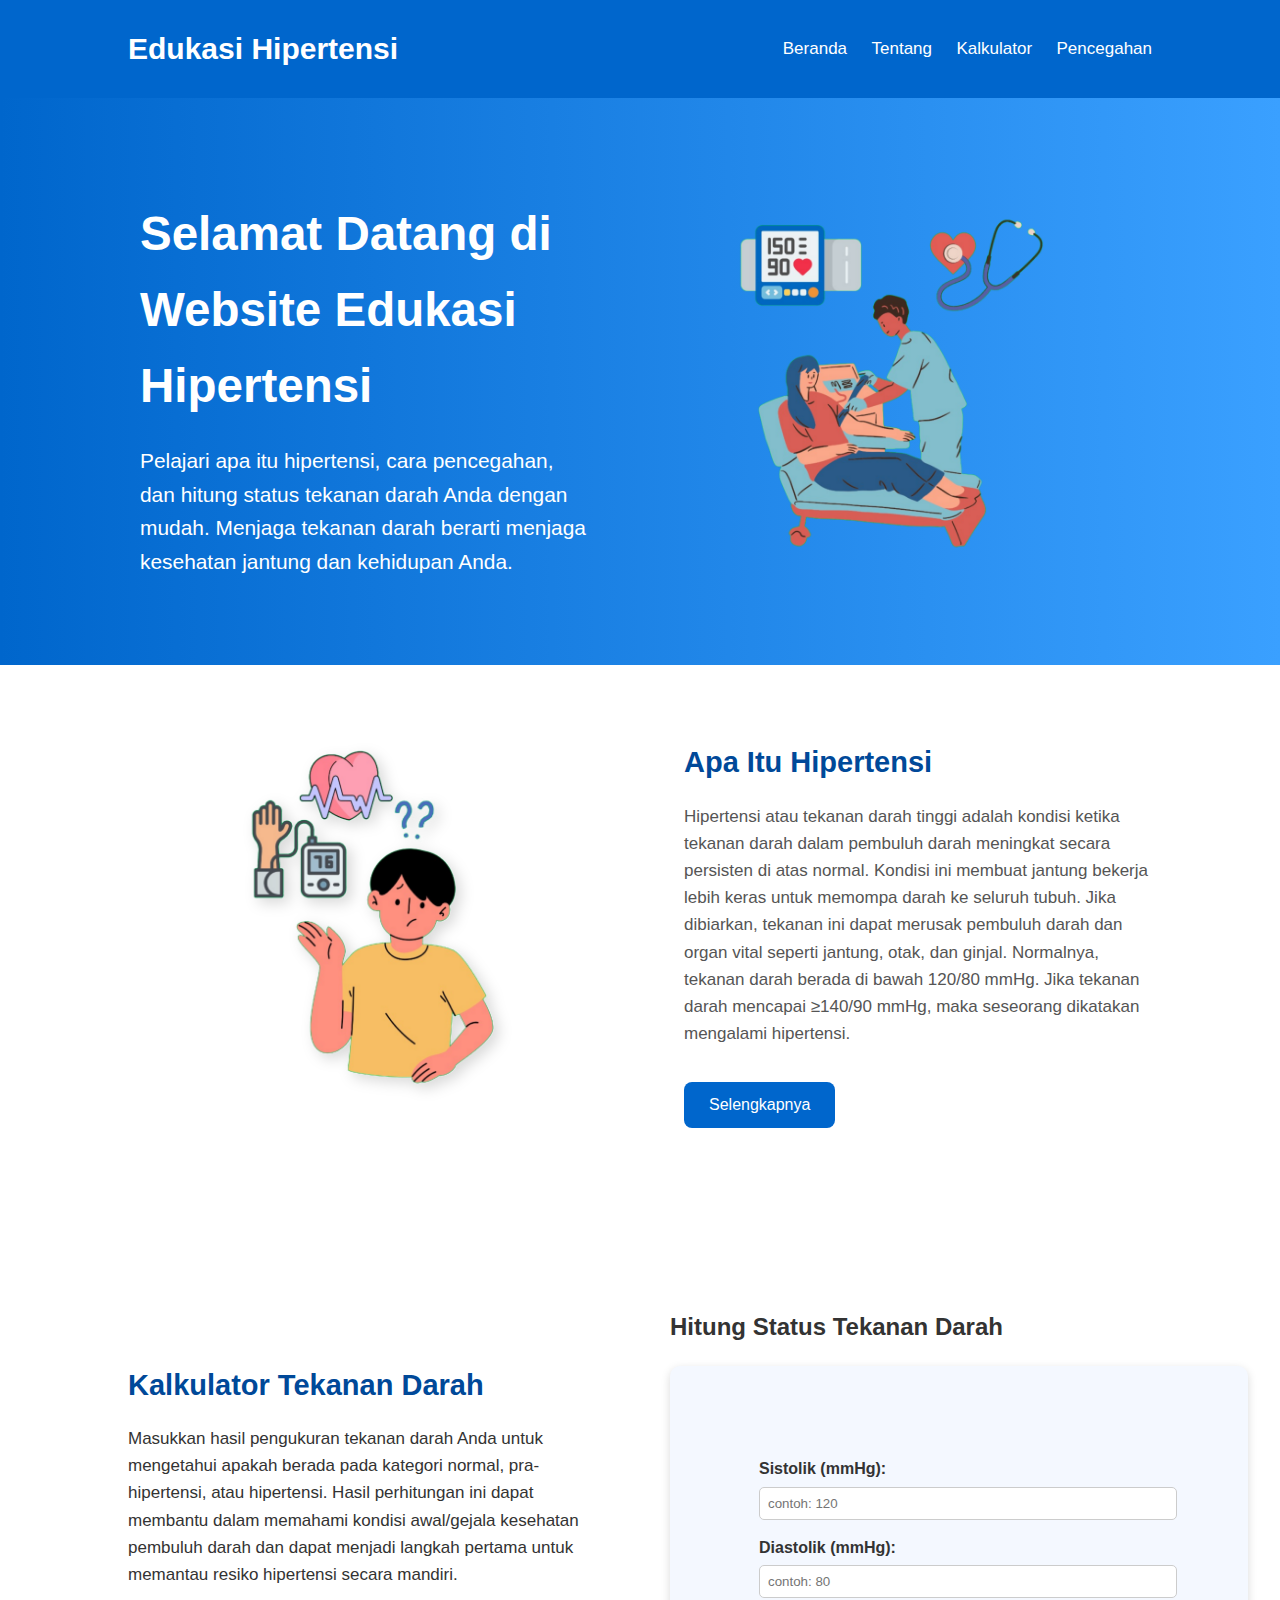
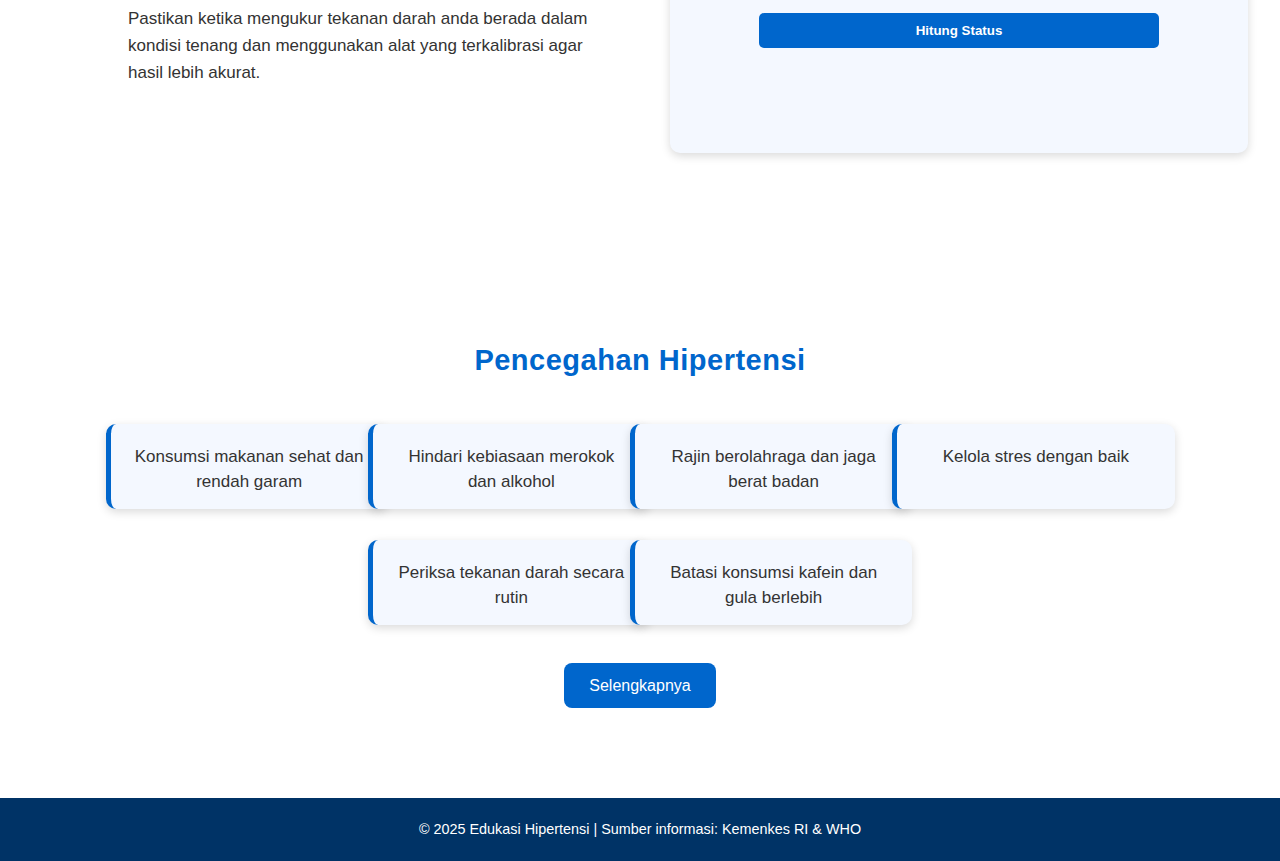
<file: index.html>
<!DOCTYPE html>
<html lang="id">
<head>
  <meta charset="UTF-8" />
  <meta name="viewport" content="width=device-width, initial-scale=1.0" />
  <title>Edukasi Hipertensi</title>
  <link rel="stylesheet" href="style.css">
</head>

<body>
  <!-- ===== Header & Navigasi ===== -->
  <header>
    <nav>
      <div class="logo">
        <h2>Edukasi Hipertensi</h2>
      </div>
      <div class="menu">
        <a href="#beranda">Beranda</a>
        <a href="#about">Tentang</a>
        <a href="#kalkulator">Kalkulator</a>
        <a href="#cara">Pencegahan</a>
      </div>
    </nav>
  </header>

  <!-- ===== Hero Section ===== -->
  <section class="hero" id="beranda">
  <div class="hero-container">
    <div class="hero-text">
      <h1>Selamat Datang di Website Edukasi Hipertensi</h1>
      <p>
        Pelajari apa itu hipertensi, cara pencegahan, dan hitung status tekanan darah Anda
        dengan mudah. Menjaga tekanan darah berarti menjaga kesehatan jantung dan kehidupan Anda.
      </p>
    </div>
    <div class="hero-image">
      <!-- Gambar bisa kamu tambahkan di sini -->
      <img src="Gambar.png" alt="Edukasi Hipertensi" />
    </div>
  </div>
</section>


  <!-- ===== About Section ===== -->
  <section id="about" class="about">
    <div class="about-image">
      <img src="Gambar1.png" alt="Edukasi Hipertensi" />
    </div>
    <div class="about-text">
      <h2>Apa Itu Hipertensi</h2>
      <p>
        Hipertensi atau tekanan darah tinggi adalah kondisi ketika tekanan darah dalam pembuluh darah meningkat 
        secara persisten di atas normal. Kondisi ini membuat jantung bekerja lebih keras untuk memompa darah ke seluruh tubuh. 
        Jika dibiarkan, tekanan ini dapat merusak pembuluh darah dan organ vital seperti jantung, otak, dan ginjal.
        Normalnya, tekanan darah berada di bawah 120/80 mmHg. Jika tekanan darah mencapai ≥140/90 mmHg, maka seseorang dikatakan mengalami hipertensi.
      </p>
      <a href="tentang.html" class="btn-more">Selengkapnya</a>
    </div>
  </section>

  <!-- ===== kalkulator ===== -->
  <!-- ===== Kalkulator Section ===== -->
<section id="kalkulator" class="kalkulator">
  <div class="kalkulator-text">
    <h2>Kalkulator Tekanan Darah</h2>
    <p>Masukkan hasil pengukuran tekanan darah Anda untuk mengetahui apakah berada pada kategori normal,
      pra-hipertensi, atau hipertensi. Hasil perhitungan ini dapat membantu dalam memahami kondisi awal/gejala 
      kesehatan pembuluh darah dan dapat menjadi langkah pertama untuk memantau resiko hipertensi secara mandiri.
    </p>
    <p>
      Pastikan ketika mengukur tekanan darah anda berada dalam kondisi tenang dan menggunakan alat yang 
      terkalibrasi agar hasil lebih akurat.
    </p>
  </div>
    <div class="kalkulator-hitung">
      <h2>Hitung Status Tekanan Darah</h2>
      <div class="kalkulator-box">
        <label for="sistolik">Sistolik (mmHg):</label>
        <input type="number" id="sistolik" placeholder="contoh: 120">

        <label for="diastolik">Diastolik (mmHg):</label>
        <input type="number" id="diastolik" placeholder="contoh: 80">

        <button id="hitungBtn">Hitung Status</button>

        <div class="result" id="hasil"></div>
      </div>
    </div>
</section>


  <!-- ===== Pencegahan Section ===== -->
<!-- ===== Pencegahan Section ===== -->
<!-- ===== Pencegahan Section ===== -->
<section id="cara" class="cara">
  <h2>Pencegahan Hipertensi</h2>

  <div class="grid-container">
    <div class="item">Konsumsi makanan sehat dan rendah garam</div>
    <div class="item">Hindari kebiasaan merokok dan alkohol</div>
    <div class="item">Rajin berolahraga dan jaga berat badan</div>
    <div class="item">Kelola stres dengan baik</div>
    <div class="item">Periksa tekanan darah secara rutin</div>
    <div class="item">Batasi konsumsi kafein dan gula berlebih</div>
  </div>

  <a href="pencegahan.html" class="btn-more">Selengkapnya</a>
</section>



  <!-- ===== Footer ===== -->
  <footer>
    &copy; 2025 Edukasi Hipertensi | Sumber informasi: Kemenkes RI & WHO
  </footer>

  <script src="script.js"></script>
</body>
</html>
</file>
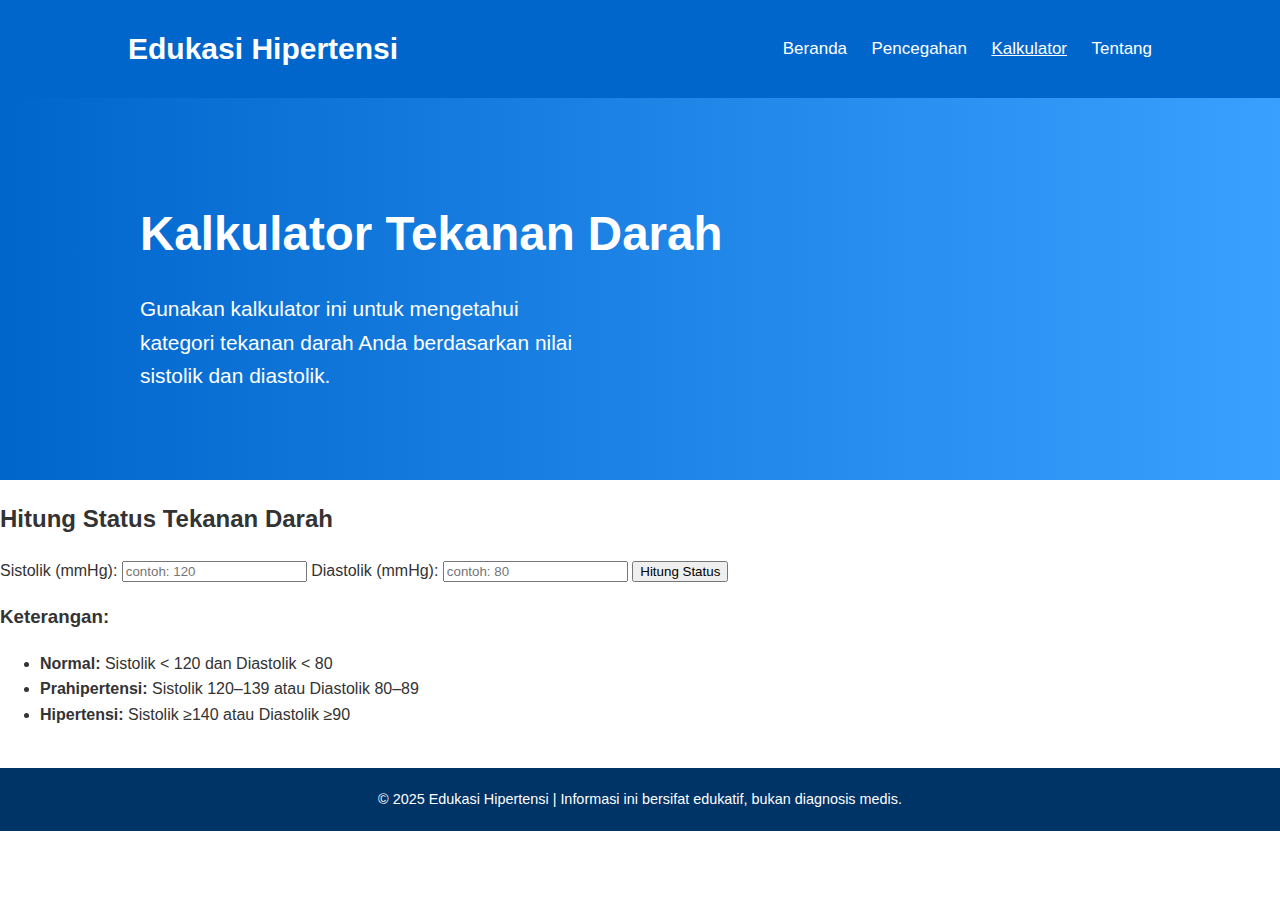
<file: kalkulator.html>
<!DOCTYPE html>
<html lang="id">
<head>
  <meta charset="UTF-8">
  <meta name="viewport" content="width=device-width, initial-scale=1.0">
  <title>Kalkulator Tekanan Darah</title>
  <link rel="stylesheet" href="style.css">
</head>
<body>
  <!-- ===== Header & Navigasi ===== -->
  <header>
    <nav>
      <div class="logo">
        <h2>Edukasi Hipertensi</h2>
      </div>
      <div class="menu">
        <a href="index.html">Beranda</a>
        <a href="pencegahan.html">Pencegahan</a>
        <a href="kalkulator.html" class="active">Kalkulator</a>
        <a href="tentang.html">Tentang</a>
      </div>
    </nav>
  </header>

  <!-- ===== Hero Section ===== -->
  <section class="hero">
    <div class="hero-container">
      <div class="hero-text">
        <h1>Kalkulator Tekanan Darah</h1>
        <p>Gunakan kalkulator ini untuk mengetahui kategori tekanan darah Anda berdasarkan nilai sistolik dan diastolik.</p>
      </div>
    </div>
  </section>

  <!-- ===== Konten Utama ===== -->
  <section class="content">
    <h2>Hitung Status Tekanan Darah</h2>

    <div class="calculator-box">
      <label for="sistolik">Sistolik (mmHg):</label>
      <input type="number" id="sistolik" placeholder="contoh: 120">

      <label for="diastolik">Diastolik (mmHg):</label>
      <input type="number" id="diastolik" placeholder="contoh: 80">

      <button id="hitungBtn">Hitung Status</button>

      <div class="result" id="hasil"></div>
    </div>

    <div class="info-note">
      <h3>Keterangan:</h3>
      <ul>
        <li><strong>Normal:</strong> Sistolik &lt; 120 dan Diastolik &lt; 80</li>
        <li><strong>Prahipertensi:</strong> Sistolik 120–139 atau Diastolik 80–89</li>
        <li><strong>Hipertensi:</strong> Sistolik ≥140 atau Diastolik ≥90</li>
      </ul>
    </div>
  </section>

  <!-- ===== Footer ===== -->
  <footer>
    &copy; 2025 Edukasi Hipertensi | Informasi ini bersifat edukatif, bukan diagnosis medis.
  </footer>

  <script src="script.js"></script>
</body>
</html>
</file>
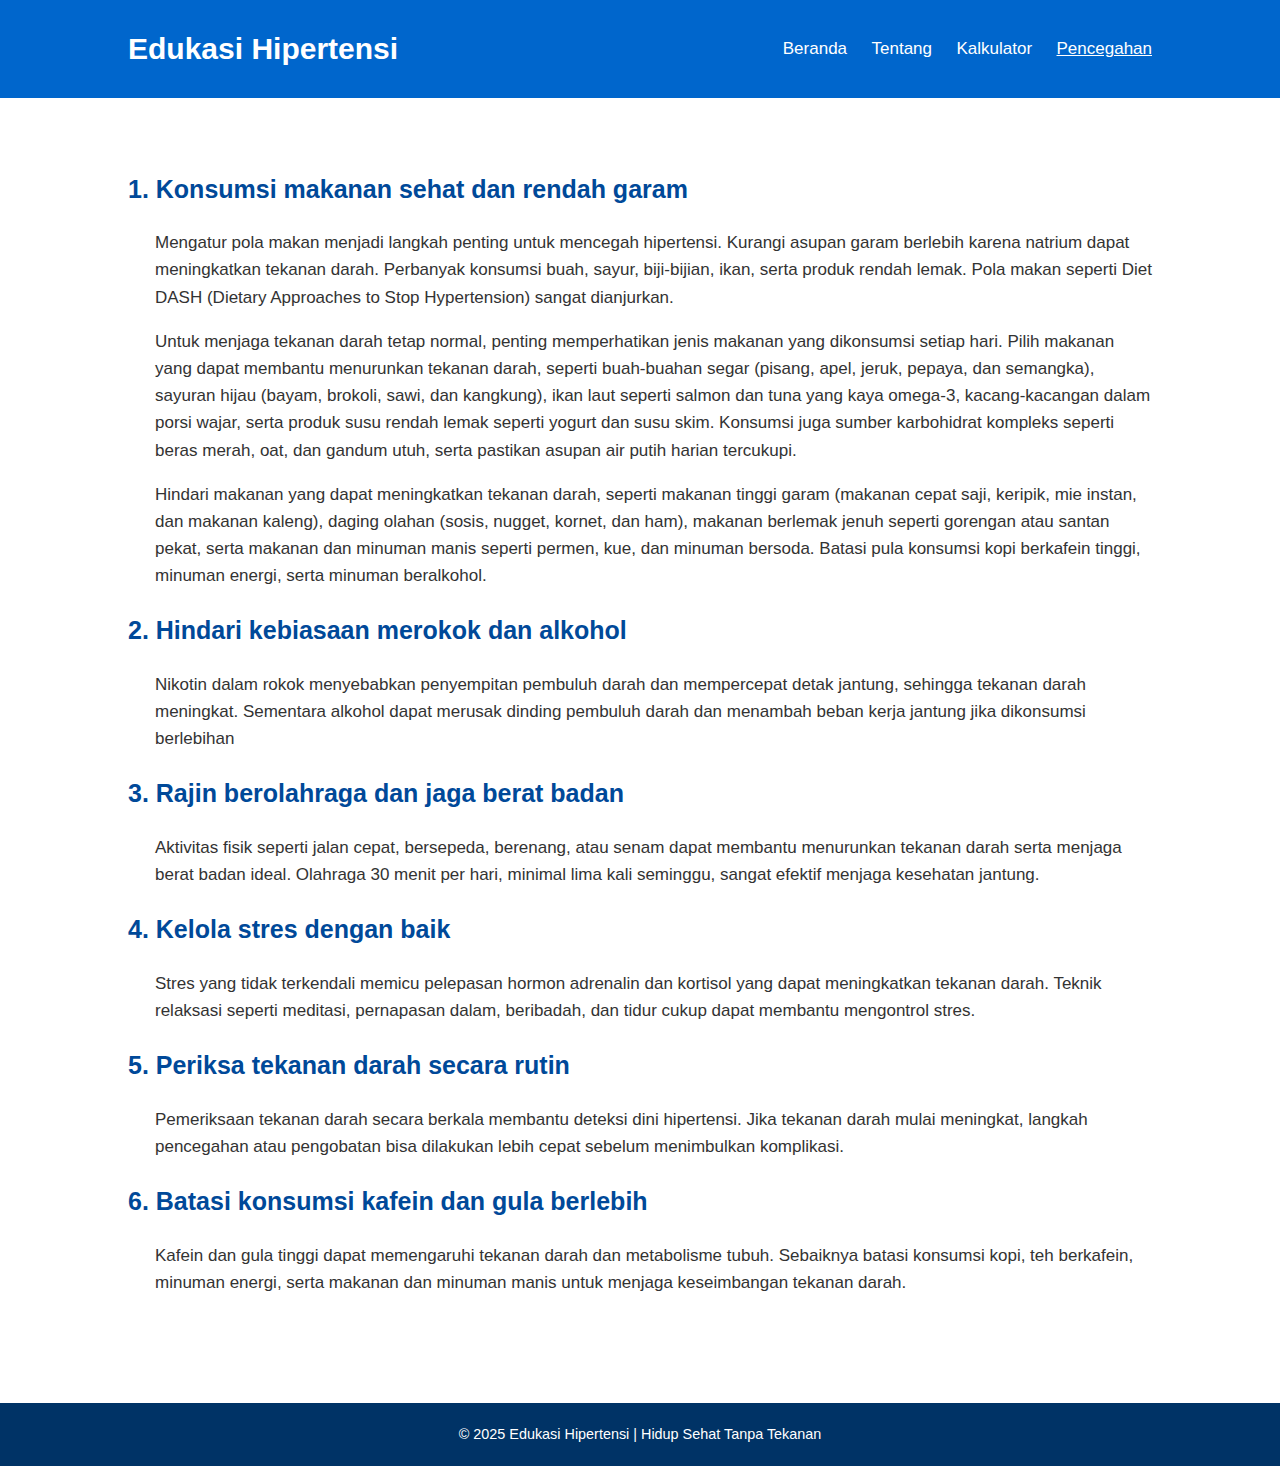
<file: pencegahan.html>
<!DOCTYPE html>
<html lang="id">
<head>
  <meta charset="UTF-8" />
  <meta name="viewport" content="width=device-width, initial-scale=1.0" />
  <title>Pencegahan Hipertensi</title>
  <link rel="stylesheet" href="style.css" />
</head>
<body>
  <header>
    <nav>
      <div class="logo">
        <h2>Edukasi Hipertensi</h2>
      </div>
      <div class="menu">
        <a href="index.html">Beranda</a>
        <a href="tentang.html">Tentang</a>
        <a href="kalkulator.html">Kalkulator</a>
        <a href="pencegahan.html" class="active">Pencegahan</a>
      </div>
    </nav>
  </header>

  <section id="pencegahan" class="pencegahan">
    <h2>1. Konsumsi makanan sehat dan rendah garam</h2>
    <p>Mengatur pola makan menjadi langkah penting untuk mencegah hipertensi. 
      Kurangi asupan garam berlebih karena natrium dapat meningkatkan tekanan darah. 
      Perbanyak konsumsi buah, sayur, biji-bijian, ikan, serta produk rendah lemak. 
      Pola makan seperti Diet DASH (Dietary Approaches to Stop Hypertension) sangat dianjurkan.
    </p>

    <p>
      Untuk menjaga tekanan darah tetap normal, penting memperhatikan jenis makanan yang dikonsumsi setiap hari. 
      Pilih makanan yang dapat membantu menurunkan tekanan darah, seperti buah-buahan segar (pisang, apel, jeruk, pepaya, dan semangka), sayuran hijau (bayam, brokoli, sawi, dan kangkung), ikan laut seperti 
      salmon dan tuna yang kaya omega-3, kacang-kacangan dalam porsi wajar, serta produk susu rendah lemak seperti yogurt dan susu skim. 
      Konsumsi juga sumber karbohidrat kompleks seperti beras merah, oat, dan gandum utuh, serta pastikan asupan air putih harian tercukupi.
    </p>

    <p>
      Hindari makanan yang dapat meningkatkan tekanan darah, seperti makanan tinggi garam (makanan cepat saji, keripik, mie instan, dan makanan kaleng), daging olahan (sosis, nugget, kornet, dan ham), makanan berlemak jenuh seperti 
      gorengan atau santan pekat, serta makanan dan minuman manis seperti permen, kue, dan minuman bersoda. 
      Batasi pula konsumsi kopi berkafein tinggi, minuman energi, serta minuman beralkohol.
    </p>

    <h2>2. Hindari kebiasaan merokok dan alkohol</h2>
    <p>Nikotin dalam rokok menyebabkan penyempitan pembuluh darah dan mempercepat detak jantung, sehingga tekanan darah meningkat. 
      Sementara alkohol dapat merusak dinding pembuluh darah dan menambah beban kerja jantung jika dikonsumsi berlebihan
    </p>

    <h2>3. Rajin berolahraga dan jaga berat badan</h2>
    <p>Aktivitas fisik seperti jalan cepat, bersepeda, berenang, atau senam dapat membantu 
      menurunkan tekanan darah serta menjaga berat badan ideal. 
      Olahraga 30 menit per hari, minimal lima kali seminggu, sangat efektif menjaga kesehatan jantung.
    </p>

    <h2>4. Kelola stres dengan baik</h2>
    <p>Stres yang tidak terkendali memicu pelepasan hormon adrenalin dan kortisol yang dapat meningkatkan tekanan darah. 
      Teknik relaksasi seperti meditasi, pernapasan dalam, beribadah, dan tidur cukup dapat membantu mengontrol stres.
    </p>

    <h2>5. Periksa tekanan darah secara rutin</h2>
    <p>Pemeriksaan tekanan darah secara berkala membantu deteksi dini hipertensi. 
      Jika tekanan darah mulai meningkat, langkah pencegahan atau pengobatan bisa dilakukan 
      lebih cepat sebelum menimbulkan komplikasi.
    </p>

    <h2>6. Batasi konsumsi kafein dan gula berlebih</h2>
    <p>Kafein dan gula tinggi dapat memengaruhi tekanan darah dan metabolisme tubuh. 
      Sebaiknya batasi konsumsi kopi, teh berkafein, minuman energi, 
      serta makanan dan minuman manis untuk menjaga keseimbangan tekanan darah.
    </p>
  </section>

  <footer>
    &copy; 2025 Edukasi Hipertensi | Hidup Sehat Tanpa Tekanan
  </footer>
</body>
</html>
</file>
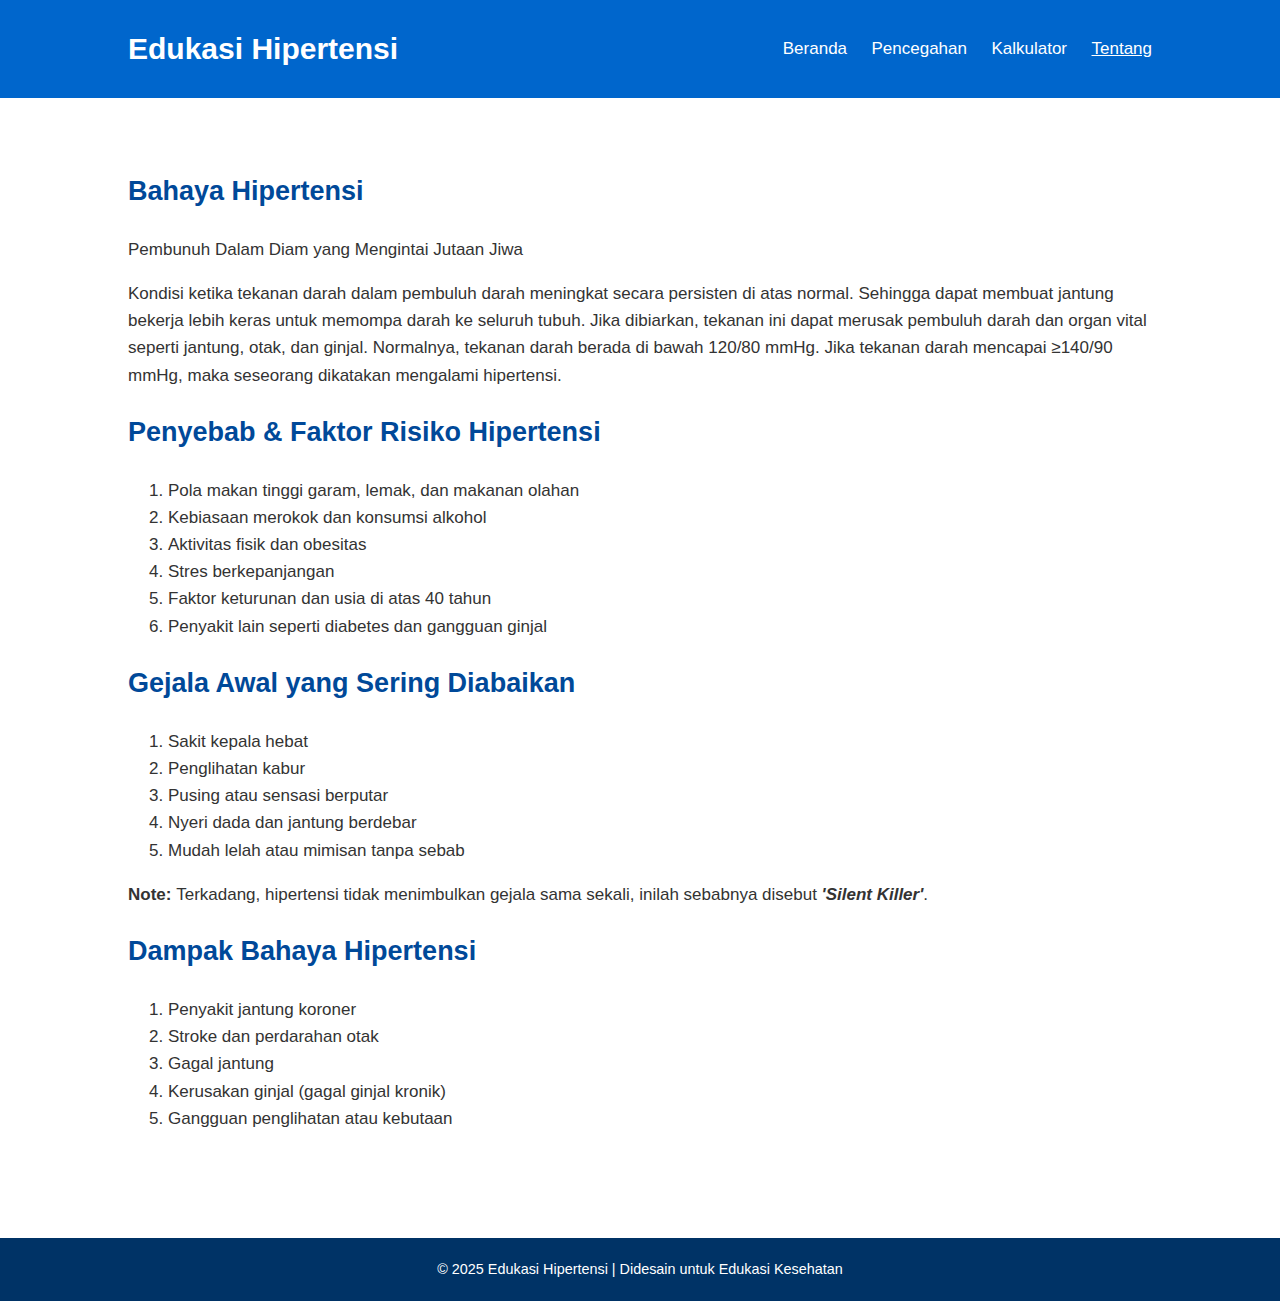
<file: tentang.html>
<!DOCTYPE html>
<html lang="id">
<head>
  <meta charset="UTF-8" />
  <meta name="viewport" content="width=device-width, initial-scale=1.0" />
  <title>Tentang Kami</title>
  <link rel="stylesheet" href="style.css" />
</head>
<body>
  <header>
    <nav>
      <div class="logo">
        <h2>Edukasi Hipertensi</h2>
      </div>
      <div class="menu">
        <a href="index.html">Beranda</a>
        <a href="pencegahan.html">Pencegahan</a>
        <a href="kalkulator.html">Kalkulator</a>
        <a href="tentang.html" class="active">Tentang</a>
      </div>
    </nav>
  </header>

  <section class="tentang">
    <h2>Bahaya Hipertensi</h2>
    <p> Pembunuh Dalam Diam yang Mengintai Jutaan Jiwa</p>
    <p>Kondisi ketika tekanan darah dalam pembuluh darah meningkat secara persisten di atas normal. 
      Sehingga dapat membuat jantung bekerja lebih keras untuk memompa darah ke seluruh tubuh. 
      Jika dibiarkan, tekanan ini dapat merusak pembuluh darah dan organ vital seperti jantung, otak, dan ginjal.
      Normalnya, tekanan darah berada di bawah 120/80 mmHg. Jika tekanan darah mencapai ≥140/90 mmHg, maka seseorang dikatakan mengalami hipertensi.
      </p>
    
    <h2>Penyebab & Faktor Risiko Hipertensi</h2>
    <ol>
      <li>Pola makan tinggi garam, lemak, dan makanan olahan</li>
      <li>Kebiasaan merokok dan konsumsi alkohol</li>
      <li>Aktivitas fisik dan obesitas</li>
      <li>Stres berkepanjangan</li>
      <li>Faktor keturunan dan usia di atas 40 tahun</li>
      <li>Penyakit lain seperti diabetes dan gangguan ginjal</li>
    </ol>
    
    <h2>Gejala Awal yang Sering Diabaikan</h2>
    <ol>
      <li>Sakit kepala hebat</li>
      <li>Penglihatan kabur</li>
      <li>Pusing atau sensasi berputar</li>
      <li>Nyeri dada dan jantung berdebar</li>
      <li>Mudah lelah atau mimisan tanpa sebab</li>
    </ol>
    
    <p><b>Note: </b>Terkadang, hipertensi tidak menimbulkan gejala sama sekali, inilah sebabnya disebut <i><b>'Silent Killer'</b></i>.</p>

    <h2>Dampak Bahaya Hipertensi</h2>
      <ol>
        <li>Penyakit jantung koroner</li>
        <li>Stroke dan perdarahan otak</li>
        <li>Gagal jantung</li>
        <li>Kerusakan ginjal (gagal ginjal kronik)</li>
        <li>Gangguan penglihatan atau kebutaan</li>
      </ol>
  </section>

  <footer>
    &copy; 2025 Edukasi Hipertensi | Didesain untuk Edukasi Kesehatan
  </footer>
</body>
</html>
</file>
<file: style.css>
/* === Style Umum === */

html {
  scroll-behavior: smooth;
}

body {
  font-family: 'Segoe UI', Arial, sans-serif;
  margin: 0;
  background-color: #fff;
  color: #333;
  line-height: 1.6;
}

/* === Header & Navigasi === */
header {
  background-color: #0066cc;
  color: white;
}

nav {
  display: flex;
  justify-content: space-between;
  align-items: center;
  margin: auto;
  padding: 0rem 10%;
}

nav h2 {
  font-size: 30px;
}

nav a {
  color: white;
  text-decoration: none;
  margin-left: 20px;
  font-weight: 500;
  font-size: 17px;
}

nav a:hover,
nav a.active {
  text-decoration: underline;
}


/* Hero Section */
.hero {
  background: linear-gradient(to right, #0066cc, #3aa0ff);
  color: white;
  padding: 50px 15px;
}

.hero-container {
  margin: auto;
  display: flex;
  align-items: center;
  justify-content: space-between;
  flex-wrap: wrap;
  padding: 1rem 10%;
}

.hero-text {
  flex: 1;
  min-width: 300px;
  font-size: 19px;
}

.hero-text h1 {
  font-size: 2.5em;
  margin-bottom: 15px;
}

.hero-text p {
  font-size: 1.1em;
  line-height: 1.6;
  text-align: left;
  max-width: 450px;
}

.hero-image {
  flex: 1;
  text-align: center;

}

.hero-image img {
  max-width: 75%;
  height: auto;
}

/* Responsif */
@media (max-width: 768px) {
  .hero-container {
    flex-direction: column;
    text-align: center;
  }

  .hero-text p {
    text-align: center;
    max-width: none;
  }

  .hero-image {
    margin-top: 20px;
  }
}


/* === About Section === */
.about {
  display: flex;              /* Membuat gambar dan teks sejajar horizontal */
  align-items: center;        /* Rata tengah vertikal */
  justify-content: space-between;
  gap: 6rem;                  /* Jarak antara gambar dan teks */
  padding: 50px 10%;
}

.about-image img {
  width: 400px;               /* Atur ukuran gambar sesuai kebutuhan */
  border-radius: 10px;
  padding-left: 60px;
  filter: drop-shadow( 5px 5px 7px rgba(0, 0, 0, 0.15));
}

.about-text {
  flex: 1;                    /* Biar teks bisa menyesuaikan ruang yang tersisa */
}

.about-text h2 {
  font-size: 29px;
  color: #004999;
  margin-bottom: 10px;
}

.about-text p {
  font-size: 17px;
  line-height: 1.6;
  color: #555;
  text-align: left;
}

.about a {
  margin-top: 18px;
}
@media (max-width: 768px) {
  .about {
    flex-direction: column;   /* Tumpuk vertikal di layar kecil */
    text-align: center;
  }

  .about-image img {
    width: 100%;
    max-width: 300px;
  }
}


/* === Footer === */
footer {
  text-align: center;
  padding: 20px;
  background-color: #003366;
  color: white;
  font-size: 0.9em;
  margin-top: 40px;
}

/* === Responsif === */
@media (max-width: 600px) {
  nav {
    flex-direction: column;
  }
  nav a {
    margin: 10px 0;
  }
  .hero h1 {
    font-size: 2em;
  }
}

/* === Halaman Tentang === */
.tentang {              /* Membuat gambar dan teks sejajar horizontal */
  align-items: center;        /* Rata tengah vertikal */
  justify-content: space-between;
  gap: 2rem;                  /* Jarak antara gambar dan teks */
  padding: 50px 10%;
}

.tentang h2 {
  color: #004999;
  font-size: 27px;
}

.tentang p {
  font-size: 17px;
}

.tentang ol li {
  font-size: 17px;
}


/* === Kalkulator Section === */
.kalkulator {
  display: flex;
  justify-content: space-between;
  align-items: center;
  margin: 60px auto;
  padding: 50px 10%;;
  gap: 60px;
}

.kalkulator-text {
  flex: 1;
  text-align: left;
}

.kalkulator-text h2 {
  font-size: 29px;
  color: #004999;
  margin-bottom: 10px;
}

.kalkulator-text p {
  font-size: 17px;
  line-height: 1.6;
}

.kalkulator-hitung {
  flex: 1;
  text-align: left;
}

.kalkulator-box {
  background: #f4f8ff;
  display: inline-block;
  padding: 90px 89px;
  border-radius: 10px;
  box-shadow: 0 3px 10px rgba(0,0,0,0.15);
  text-align: left;
  max-width: 400px;
  width: 200%;
}

.kalkulator-box label {
  display: block;
  margin-bottom: 5px;
  font-weight: bold;
}

.kalkulator-box input {
  width: 100%;
  padding: 8px;
  margin-bottom: 15px;
  border: 1px solid #ccc;
  border-radius: 5px;
}

.kalkulator-box button {
  width: 100%;
  padding: 10px;
  background-color: #0066cc;
  color: white;
  border: none;
  border-radius: 5px;
  cursor: pointer;
  font-weight: bold;
}

.kalkulator-box button:hover {
  background-color: #0052a3;
}

.result {
  margin-top: 15px;
  font-weight: bold;
  color: #333;
}

/* Responsif untuk HP */
@media (max-width: 768px) {
  .kalkulator {
    flex-direction: column;
    text-align: center;
  }

  .kalkulator-text,
  .kalkulator-hitung {
    width: 100%;
  }
}

.result {
  margin-top: 15px;
  font-weight: bold;
  text-align: center;
  font-size: 1.1em;
}


/* ===== Pencegahan Section ===== */
.cara {
  padding: 50px 10%;
  text-align: center;
}

.cara h2 {
  color: #0066cc;
  font-size: 29px;
  margin-bottom: 40px;
  letter-spacing: 0.5px;
}

/* Grid layout untuk 6 poin */
/* Grid layout 4 di atas, 2 di tengah bawah */
.grid-container {
  display: grid;
  grid-template-columns: repeat(4, 1fr);
  gap: 25px;
  justify-items: center;
  align-items: start;
}

/* Buat item 5 dan 6 berada di tengah (kolom 2 & 3) */
.grid-container .item:nth-child(5) {
  grid-column: 2;
}
.grid-container .item:nth-child(6) {
  grid-column: 3;
}

.item {
  background-color: #f4f8ff;
  border-left: 5px solid #0066cc;
  padding: 20px;
  border-radius: 10px;
  font-size: 17px;
  text-align: center;
  line-height: 1.5;
  width: 100%;
  height: 50%;
  max-width: 250px;
  gap: 5rem;
  transition: transform 0.3s, box-shadow 0.3s;
  box-shadow: 0 3px 10px rgba(0,0,0,0.15);
}

.item:hover {
  transform: translateY(-5px);
  box-shadow: 0 4px 10px rgba(0,0,0,0.1);
}

/* Responsif */
@media (max-width: 992px) {
  .grid-container {
    grid-template-columns: repeat(2, 1fr);
  }
  .grid-container .item:nth-child(5),
  .grid-container .item:nth-child(6) {
    grid-column: auto;
  }
}

@media (max-width: 600px) {
  .grid-container {
    grid-template-columns: 1fr;
  }
}

/* Tombol "Selengkapnya" */
.btn-more {
  display: inline-block;
  font-size: 16px;
  margin-top: 2rem;
  padding: 10px 25px;
  background-color: #0066cc;
  color: #fff;
  text-decoration: none;
  border-radius: 8px;
}

.btn-more:hover {
  background-color: #004d99;
}

/* Responsif */
@media (max-width: 768px) {
  .cara {
    padding: 30px;
  }

  .grid-container {
    grid-template-columns: repeat(auto-fit, minmax(180px, 1fr));
  }
}

.pencegahan {              /* Membuat gambar dan teks sejajar horizontal */
  align-items: center;        /* Rata tengah vertikal */
  justify-content: space-between;
  gap: 2rem;                  /* Jarak antara gambar dan teks */
  padding: 50px 10%;
  background-color: white;
}

.pencegahan h2 {
  color: #004999;
  font-size: 25px;
}

.pencegahan p {
  font-size: 17px;
  padding-left: 27px;
}

.pencegahan ol li {
  font-size: 17px;
}
</file>
